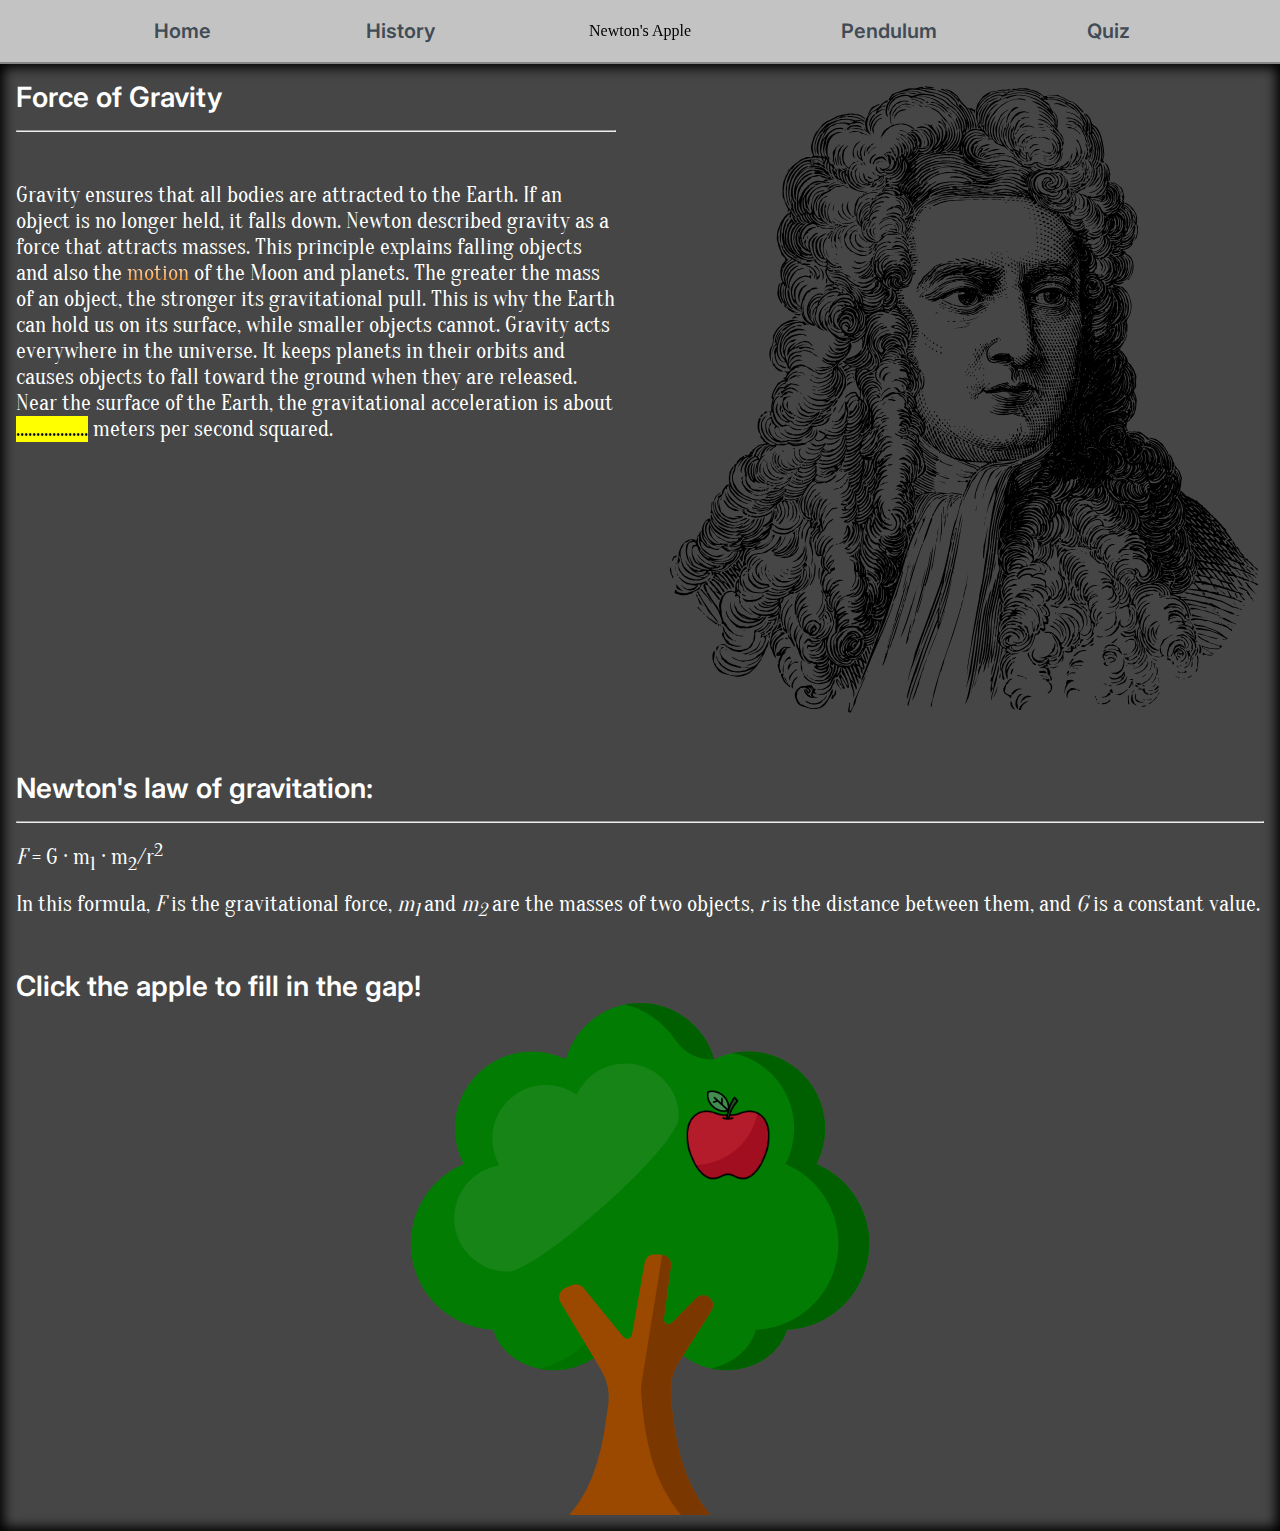
<file: Pages/gravity.html>
<!DOCTYPE html>
<html lang="en">
<head>
    <meta charset="UTF-8">
    <meta name="viewport" content="width=device-width, initial-scale=1.0">
    <link rel="stylesheet" href="../Styles/style.css">
    <script defer src="../Scripts/gravity.js" type="text/javascript"></script>
    <title>Newton's Apple – Gravity explained simply | Interactive physics</title>
    <meta name="description" content="Interactive website about Newton’s law of gravitation. Learn physics with explanations, formulas, images, and a quiz.">
    <meta name="keywords" content="Newton, gravity, gravitation, physics, Isaac Newton, force of gravity, pendulum, physics learning">
    <meta name="author" content="Newton's Apple">
</head>
<body>
    <nav id="nav-mobile">
        <div id="nav-mobile-links">
            <a href="../index.html">Home</a>
            <a href="./history.html">History</a>
            <a href="./pendulum.html">Pendulum</a>
            <a href="./quiz.html">Quiz</a>
        </div>
    </nav>

    <div class="grid-container">

        <header class="header">
            <div class="nav-box" id="nav-box-left">
                <a href="../index.html" class="highlight-text">Home</a>
                <a href="./history.html" class="highlight-text">History</a>
            </div>

            <div class="headline" id="gravity-page-headline">
                <div>
                    <div class="headline-highlight">Newton's Apple</div>
                </div>
            </div>

            <div class="nav-box" id="nav-box-right">
                <a href="./pendulum.html" class="highlight-text">Pendulum</a>
                <a href="./quiz.html" class="highlight-text">Quiz</a>
            </div>
        </header>

        <div class="burger-button-container">
            <button class="burger-button" type="button">&#9776;</button>
        </div>


        <section class="grid-item-main" id="gravity-page-main">
            
            <div class="gravity-text" id="gravity-text-1">
                <h2>Force of Gravity</h2>
                <hr>
                <br>
                <p>
                    Gravity ensures that all bodies are attracted to the Earth.
                    If an object is no longer held, it falls down.
                    Newton described gravity as a force that attracts masses. This principle explains falling objects and also the <a href="./pendulum.html" class="cross-page-ref">motion</a> of the Moon and planets.
                    The greater the mass of an object, the stronger its gravitational pull. This is why the Earth can hold us on its surface, while smaller objects cannot. Gravity acts everywhere in the universe. It keeps planets in their orbits and causes objects
                    to fall toward the ground when they are released.
                    Near the surface of the Earth, the gravitational acceleration is about <mark id="gravity-value">..................</mark> meters per second squared.
                </p>
            </div>

            <div id="picture-Newton">
                <img src="../Images/isaac-newton-physicist-portrait.svg" alt="Isaac Newton portrait engraving with curly wig">
            </div>

            <div class="gravity-formula" id="gravity-formula-1">
                <h2>Newton's law of gravitation:</h2>
                <hr>
                <p>
                    <em>F</em> =
                    G · m<sub>1</sub> · m<sub>2</sub>/r<sup>2</sup>
                </p>
                <p>
                    In this formula, <i>F</i> is the gravitational force, <em>m<sub>1</sub></em> and <em>m<sub>2</sub></em> are the masses of two objects, <em>r</em> is the distance between them, and <em>G</em> is a constant value.
                </p>
            </div>

            <div class="apple-tree" id="apple-tree1">
                <h2>Click the apple to fill in the gap!</h2>
                <div class="tree-wrapper">
                    <img src="../Images/green-tree-cartoon-icon.png" alt="green tree with brown trunk" class="tree">
                    <img src="../Images/red-apple-fruit-icon.png" alt="red apple with green leaf" class="apple" id="apple">
                </div>
            </div>

        </section>
    </div>
</body>
</html>
</file>
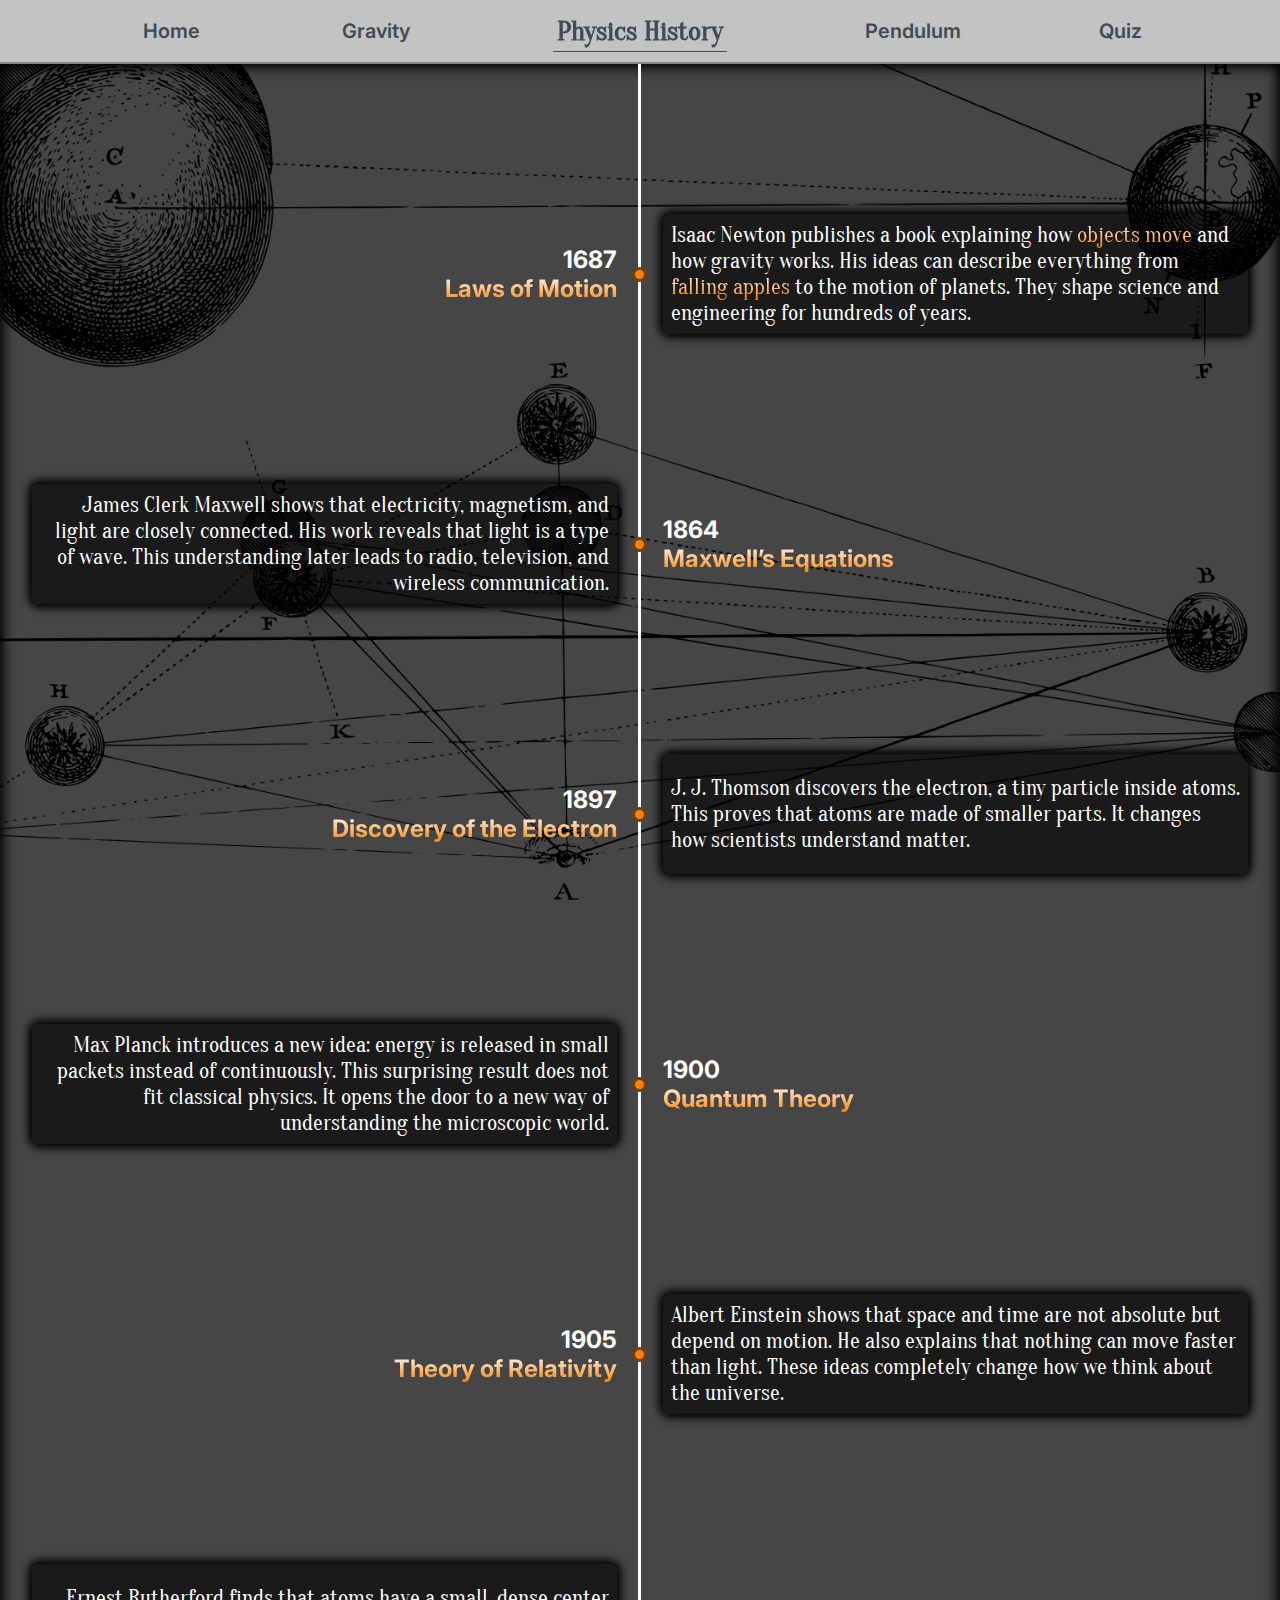
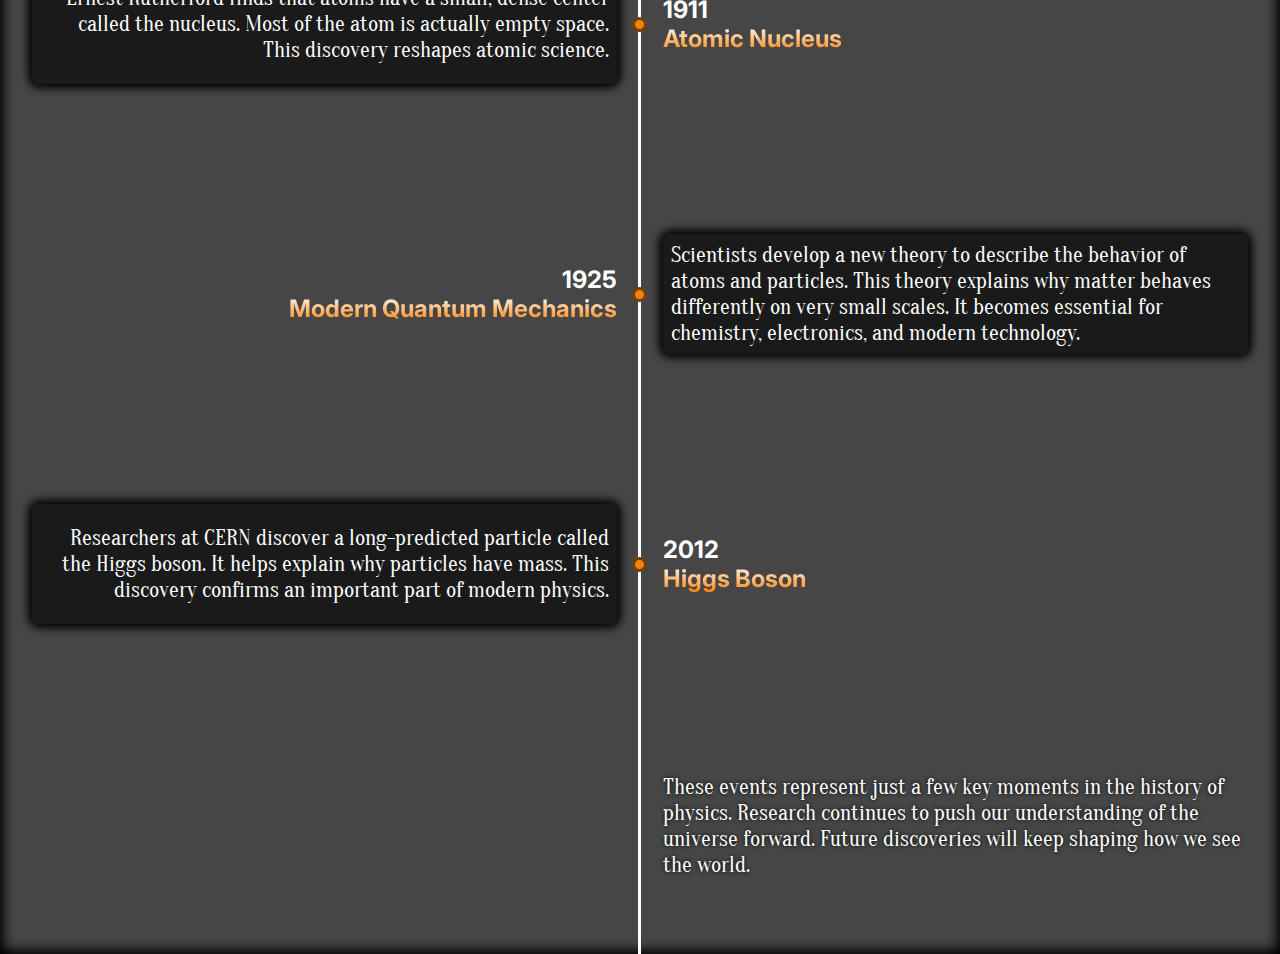
<file: Pages/history.html>
<!DOCTYPE html>
<html lang="de">
<head>
    <meta charset="UTF-8">
    <meta name="viewport" content="width=device-width, initial-scale=1.0">
    <link rel="stylesheet" href="../Styles/style.css">
    <script defer src="../Scripts/history.js" type="text/javascript"></script>
    <title>Physics History</title>
</head>
<body>
    <nav id="nav-mobile">
        <a href="../index.html">Home</a>
        <a href="./gravity.html">Gravity</a>
        <a href="./pendulum.html">Pendulum</a>
        <a href="./quiz.html">Quiz</a>
    </nav>

    <div class="grid-container">

        <header class="header">
            <nav class="nav-box" id="nav-box-left">
                <a href="../index.html" class="highlight-text">Home</a>
                <a href="./gravity.html" class="highlight-text">Gravity</a>
            </nav>

            <div class="headline" id="history-page-headline">
                <div>
                    <h1 class="headline-highlight">Physics History</h1>
                </div>
            </div>

            <nav class="nav-box" id="nav-box-right">
                <a href="./pendulum.html" class="highlight-text">Pendulum</a>
                <a href="./quiz.html" class="highlight-text">Quiz</a>
            </nav>
        </header>

        <div class="burger-button-container">
            <button class="burger-button" type="button">&#9776;</button>
        </div>

        <main class="grid-item-main" id="history-page-main">

            <div id="ruler"><div></div></div>

            <div class="ruler-dot" id="ruler-dot-1"><div></div></div>
            <div class="ruler-dot" id="ruler-dot-2"><div></div></div>
            <div class="ruler-dot" id="ruler-dot-3"><div></div></div>
            <div class="ruler-dot" id="ruler-dot-4"><div></div></div>
            <div class="ruler-dot" id="ruler-dot-5"><div></div></div>
            <div class="ruler-dot" id="ruler-dot-6"><div></div></div>
            <div class="ruler-dot" id="ruler-dot-7"><div></div></div>
            <div class="ruler-dot" id="ruler-dot-8"><div></div></div>

            <div class="timeline-item" id="timeline-item-1">
                <time datetime="1687" class="timeline-date">1687</time>
                <h3 class="timeline-date-title">Laws of Motion</h3>
            </div>
            <div class="timeline-item" id="timeline-item-2">
                <time datetime="1864" class="timeline-date">1864</time>
                <h3 class="timeline-date-title">Maxwell’s Equations</h3>
            </div>
            <div class="timeline-item" id="timeline-item-3">
                <time datetime="1897" class="timeline-date">1897</time>
                <h3 class="timeline-date-title">Discovery of the Electron</h3>
            </div>
            <div class="timeline-item" id="timeline-item-4">
                <time datetime="1900" class="timeline-date">1900</time>
                <h3 class="timeline-date-title">Quantum Theory</h3>
            </div>
            <div class="timeline-item" id="timeline-item-5">
                <time datetime="1905" class="timeline-date">1905</time>
                <h3 class="timeline-date-title">Theory of Relativity</h3>
            </div>
            <div class="timeline-item" id="timeline-item-6">
                <time datetime="1911" class="timeline-date">1911</time>
                <h3 class="timeline-date-title">Atomic Nucleus</h3>
            </div>
            <div class="timeline-item" id="timeline-item-7">
                <time datetime="1925" class="timeline-date">1925</time>
                <h3 class="timeline-date-title">Modern Quantum Mechanics</h3>
            </div>
            <div class="timeline-item" id="timeline-item-8">
                <time datetime="2012" class="timeline-date">2012</time>
                <h3 class="timeline-date-title">Higgs Boson</h3>
            </div>

            <article class="timeline-desc" id="timeline-desc-1">
                <p>
                    Isaac Newton publishes a book explaining how <a href="./pendulum.html" class="cross-page-ref">objects move</a> and how gravity works. 
                    His ideas can describe everything from <a href="./gravity.html" class="cross-page-ref">falling apples</a> to the motion of planets. 
                    They shape science and engineering for hundreds of years.
                </p>
            </article>

            <article class="timeline-desc" id="timeline-desc-2">
                <p>
                    James Clerk Maxwell shows that electricity, magnetism, and light are closely connected. 
                    His work reveals that light is a type of wave. 
                    This understanding later leads to radio, television, and wireless communication.
                </p>
            </article>

            <article class="timeline-desc" id="timeline-desc-3">
                <p>
                    J. J. Thomson discovers the electron, a tiny particle inside atoms. 
                    This proves that atoms are made of smaller parts. 
                    It changes how scientists understand matter.
                </p>
            </article>

            <article class="timeline-desc" id="timeline-desc-4">
                <p>
                    Max Planck introduces a new idea: energy is released in small packets instead of continuously. 
                    This surprising result does not fit classical physics. 
                    It opens the door to a new way of understanding the microscopic world.
                </p>
            </article>

            <article class="timeline-desc" id="timeline-desc-5">
                <p>
                    Albert Einstein shows that space and time are not absolute but depend on motion. 
                    He also explains that nothing can move faster than light. 
                    These ideas completely change how we think about the universe.
                </p>
            </article>

            <article class="timeline-desc" id="timeline-desc-6">
                <p>
                    Ernest Rutherford finds that atoms have a small, dense center called the nucleus. 
                    Most of the atom is actually empty space. 
                    This discovery reshapes atomic science.
                </p>
            </article>

            <article class="timeline-desc" id="timeline-desc-7">
                <p>
                    Scientists develop a new theory to describe the behavior of atoms and particles. 
                    This theory explains why matter behaves differently on very small scales. 
                    It becomes essential for chemistry, electronics, and modern technology.
                </p>
            </article>

            <article class="timeline-desc" id="timeline-desc-8">
                <p>
                    Researchers at CERN discover a long-predicted particle called the Higgs boson. 
                    It helps explain why particles have mass. 
                    This discovery confirms an important part of modern physics. 
                </p>
            </article>

            <p id="timeline-desc-9">
                These events represent just a few key moments in the history of physics. 
                Research continues to push our understanding of the universe forward. 
                Future discoveries will keep shaping how we see the world.  
            </p>

        </main>

    </div>
    
</body>
</html>
</file>
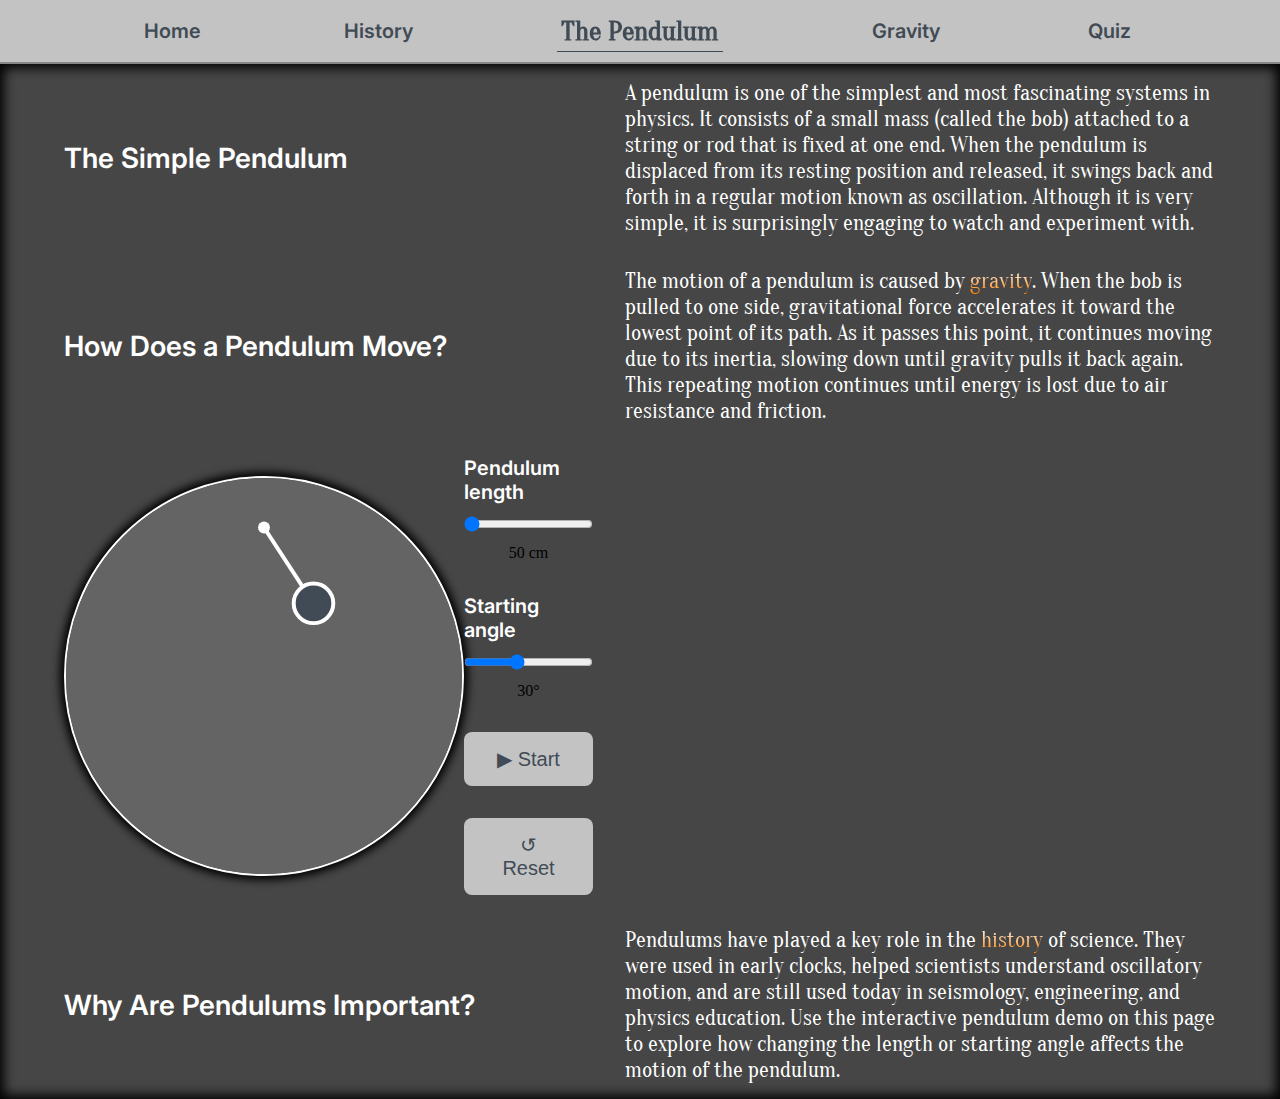
<file: Pages/pendulum.html>
<!DOCTYPE html>
<html>
<head>
    <meta charset="UTF-8">
    <meta name="viewport" content="width=device-width, initial-scale=1.0">
    <link rel="stylesheet" href="../Styles/style.css">
    <script defer src="../Scripts/pendulum.js"></script>
    <title>The Pendulum</title>
</head>
<body>
    <nav id="nav-mobile">
        <a href="../index.html">Home</a>
        <a href="./history.html">History</a>
        <a href="./gravity.html">Gravity</a>
        <a href="./quiz.html">Quiz</a>
    </nav>

    <div class="grid-container">

        <header class="header">
            <nav class="nav-box" id="nav-box-left">
                <a href="../index.html" class="highlight-text">Home</a>
                <a href="./history.html" class="highlight-text">History</a>
            </nav>

            <div class="headline" id="pendulum-page-headline">
                <div>
                    <h1 class="headline-highlight">The Pendulum</h1>
                </div>
            </div>

            <nav class="nav-box" id="nav-box-right">
                <a href="./gravity.html" class="highlight-text">Gravity</a>
                <a href="./quiz.html" class="highlight-text">Quiz</a>
            </nav>
        </header>

        <div class="burger-button-container">
            <button class="burger-button" type="button">&#9776;</button>
        </div>

        <main class="grid-item-main" id="pendulum-page-main">

            <section class="pendulum-text" id="pendulum-text-1">
                <h2 class="pendulum-text-title" id="pendulum-text-title-1">The Simple Pendulum</h2>
                <div class="pendulum-text-desc-ctn" id="pendulum-text-desc-1-ctn">
                    <p class="pendulum-text-desc" id="pendulum-text-desc-1">
                        A pendulum is one of the simplest and most fascinating systems in physics. 
                        It consists of a small mass (called the bob) attached to a string or rod that is fixed at one end. 
                        When the pendulum is displaced from its resting position and released, it swings back and forth in a regular motion known as oscillation.
                        Although it is very simple, it is surprisingly engaging to watch and experiment with.
                    </p>
                </div>
            </section>

            <section class="pendulum-text" id="pendulum-text-2">
                <h2 class="pendulum-text-title" id="pendulum-text-title-2">How Does a Pendulum Move?</h2>
                <div class="pendulum-text-desc-ctn" id="pendulum-text-desc-2-ctn">
                    <p class="pendulum-text-desc" id="pendulum-text-desc-2">
                        The motion of a pendulum is caused by <a href="./gravity.html" class="cross-page-ref">gravity</a>. 
                        When the bob is pulled to one side, gravitational force accelerates it toward the lowest point of its path. 
                        As it passes this point, it continues moving due to its inertia, slowing down until gravity pulls it back again. 
                        This repeating motion continues until energy is lost due to air resistance and friction.
                    </p>
                </div>
            </section>

            <section class="pendulum-text" id="pendulum-text-3">
                <h2 class="pendulum-text-title" id="pendulum-text-title-3">Why Are Pendulums Important?</h2>
                <div class="pendulum-text-desc-ctn" id="pendulum-text-desc-3-ctn">
                    <p class="pendulum-text-desc" id="pendulum-text-desc-3">
                        Pendulums have played a key role in the <a href="./history.html" class="cross-page-ref">history</a> of science. 
                        They were used in early clocks, helped scientists understand oscillatory motion, and are still used today in seismology, engineering, and physics education.
                        Use the interactive pendulum demo on this page to explore how changing the length or starting angle affects the motion of the pendulum.
                    </p>
                </div>
            </section>

            <section id="pendulum-wrapper">
                <div id="pendulum-test">
                    <div id="pendulum-container">
                        <svg id="pendulum-svg" viewBox="0 0 200 200">
                            <circle class="pivot" cx="100" cy="25" r="3"/>
                            
                            <line id="rod" class="pendulum-rod" x1="100" y1="25" x2="100" y2="165"/>

                            <circle id="weight" class="pendulum-weight" cx="100" cy="165" r="10"/>
                        </svg>
                    </div>
                </div>

                <div class="pendulum-controls">
                    <div class="pendulum-control-group">
                        <label class="pendulum-control-label" for="length">Pendulum length</label>
                        <input type="range" id="length" min="50" max="90" value="50" step="5">
                        <div class="value-display" id="length-display">50 cm</div>
                    </div>

                    <div class="pendulum-control-group">
                        <label class="pendulum-control-label" for="angle">Starting angle</label>
                        <input type="range" id="angle" min="10" max="60" value="30" step="5">
                        <div class="value-display" id="angle-display">30°</div>
                    </div>

                    <button class="pendulum-control-button" id="startBtn">▶ Start</button>
                    <button class="pendulum-control-button" id="resetBtn">↺ Reset</button>
                </div>
            </section>

        </main>

    </div>
</body>
</html>
</file>
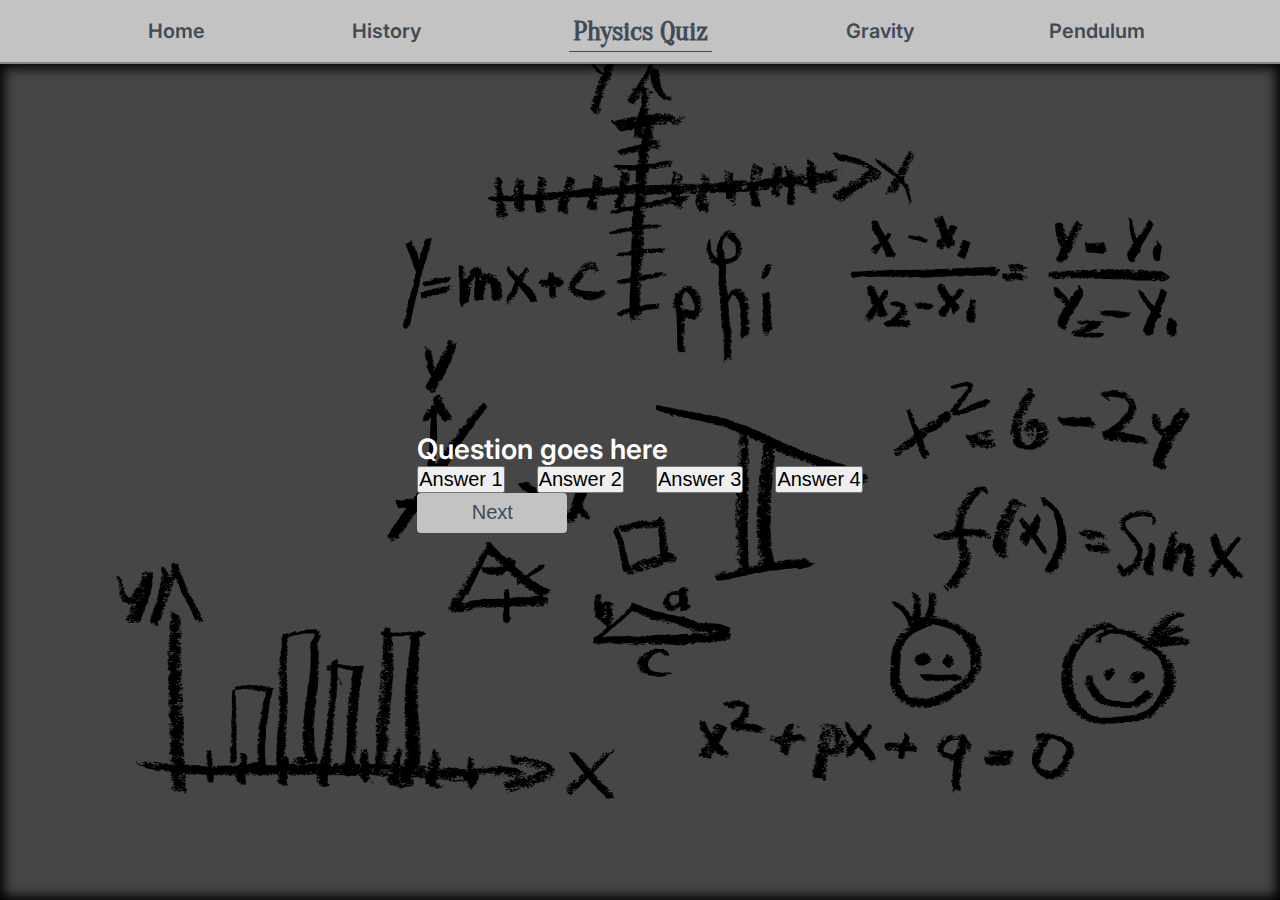
<file: Pages/quiz.html>
<!DOCTYPE html>
<html>
<head>
    <meta charset="UTF-8">
    <meta name="viewport" content="width=device-width, initial-scale=1.0">
    <link rel="stylesheet" href="../Styles/style.css">
    <script defer src="../Scripts/quiz.js"></script>
    <title>Test Your Knowledge</title>
    <meta name="description" content="Test your physics knowledge with an interactive quiz about the key history milestones of physics, gravity, pendulum. Perfect for students and beginners.">
    <meta name="keywords" content="physics quiz, Newton, gravity, gravitation, Isaac Newton, pendulum, science quiz, physics learning">
</head>
<body>
    <nav id="nav-mobile">
        <a href="../index.html">Home</a>
        <a href="./history.html">History</a>
        <a href="./gravity.html">Gravity</a>
        <a href="./pendulum.html">Pendulum</a>
    </nav>

    <div class="grid-container">

        <header class="header">
            <nav class="nav-box" id="nav-box-left">
                <a href="../index.html" class="highlight-text">Home</a>
                <a href="./history.html" class="highlight-text">History</a>
            </nav>

            <div class="headline" id="quiz-page-headline">
                <div>
                    <h1 class="headline-highlight">Physics Quiz</h1>
                </div>
            </div>

            <nav class="nav-box" id="nav-box-right">
                <a href="./gravity.html" class="highlight-text">Gravity</a>
                <a href="./pendulum.html" class="highlight-text">Pendulum</a>
            </nav>
        </header>

        <div class="burger-button-container">
            <button class="burger-button" type="button">&#9776;</button>
        </div>

        <main class="grid-item-main" id="quiz-page-main">

            <section class="quiz">
                <h2 id="question">Question goes here</h2>
                <div id="answer-buttons">
                    <button class="btn">Answer 1</button>
                    <button class="btn">Answer 2</button>
                    <button class="btn">Answer 3</button>
                    <button class="btn">Answer 4</button>
                </div>
                <button id="next-btn">Next</button>
            </section>
            
        </main>
        
    </div>
</body>
</html>
</file>
<file: Styles/style.css>
@import url('https://fonts.googleapis.com/css2?family=Instrument+Serif:ital@0;1&family=Oranienbaum&display=swap');
@import url('https://fonts.googleapis.com/css2?family=Instrument+Serif:ital@0;1&family=Inter:ital,opsz,wght@0,14..32,100..900;1,14..32,100..900&family=Oranienbaum&display=swap');

/* ======================
   1. Reset / Base
   ====================== */
* {
  margin: 0;
  padding: 0;
  box-sizing: border-box;
}

html {
	font-size: 100%;
}

h1 {
	font-family: 'Oranienbaum', system-ui;
	font-size: 1.75rem;
	font-weight: 600;
	color: rgb(65, 75, 85);
	border-bottom: 1px solid rgb(65, 75, 85);
	padding: 4px;
}

h2 {
	font-family: 'Inter', sans-serif;
	font-size: 1.5rem;
	font-weight: 600;
	color: rgb(255, 255, 255);
}

h3,
time {
	font-family: 'Inter', sans-serif;
	font-size: 1.3rem;
	font-weight: 700;
	color: rgb(255, 255, 255);
}

p {
	font-family: 'Oranienbaum', serif;
	font-size: 1.25rem;
	color: rgb(255, 255, 255);
}

a {text-decoration: none;}

label,
output {
	font-family: 'Inter', sans-serif;
	font-size: 1rem;
	font-weight: 600;
	color: rgb(255, 255, 255);
}

@media screen and (min-width: 1000px) {

	h2 {font-size: 1.75rem;}
	
	h3,
	time {font-size: 1.5rem;}

	p {font-size: 1.4rem;}

	label,
	output,
	button {font-size: 1.25rem;}
}



/* ======================
   Header and Nav
   ====================== */
header {display: contents;}

.nav-box {display: none;}

.headline {
	grid-area: 1/1/2/end;
	display: flex;
	justify-content: center;
	align-items: center;
	background-color: rgb(200, 200, 200);
	border-bottom: 2px solid rgb(130, 130, 130);
	position: sticky;
	top: 0;
	z-index: 5;
}

.burger-button-container {
	grid-area: 1/3/2/4;
	display: flex;
	justify-content: center;
	align-items: center;
	position: sticky;
	top: 0;
	z-index: 5;
}

.burger-button {
	background: transparent;
	border: none;
	color: rgb(65, 75, 85);
	cursor: pointer;
	font-size: 24px;
}

#nav-mobile {
	display: flex;
	flex-direction: column;
	align-items: center;
	justify-content: center;
	gap: 64px;
	height: 0%;
	width: 100%;
	position: fixed;
	z-index: 3;
	top: 32px;
	left: 0;
	background-color: rgb(200, 200, 200);
	overflow-y: hidden;
	transition: 0.5s;
}

#nav-mobile a {
	font-family: 'Inter', sans-serif;
	font-size: 1.75rem;
	font-weight: 700;
	text-decoration: none;
	color: rgb(65, 75, 85);
	transition: 0.3s;
}

#nav-mobile a:hover {color: rgb(255, 255, 255);}

@media screen and (min-width: 1000px) {

	.header {
		grid-area: 1/1/2/2;
		background: rgb(195, 195, 195);
		display: flex;
		align-items: center;
		z-index: 5;
		border-bottom: 2px solid rgb(133, 133, 133);
		position: sticky;
		top: 0;
  	}

	.headline {
		border-bottom: none;
		background: transparent;
	}

	.nav-box {
		flex: 1;
		display: flex;
		justify-content: space-evenly;
		align-items: center;
	}

	.nav-box a {
		font-family: 'Inter', sans-serif;
		font-size: 1.25rem;
		font-weight: 600;	
		text-decoration: none;
		color: rgb(65, 75, 85);
	}

	/* === BEGIN CC-BY-4.0 CODE ============================
	* Author: Angelos Chalaris
	* Source: https://github.com/Chalarangelo/30-seconds-of-code/blob/master/content/snippets/css/s/hover-underline-animation.md
	* License: CC BY 4.0 — https://creativecommons.org/licenses/by/4.0/
	* Changes: modified class names and colors
	* =================================================== */

	.highlight-text {position: relative;}

	.highlight-text::after {
		content: '';
		position: absolute;
		width: 100%;
		transform: scaleX(0);
		height: 2px;
		bottom: 0;
		left: 0;
		background-color: rgb(65, 75, 85);
		transition: transform 0.25s ease-out;
		transform-origin: bottom right;
	}

	.highlight-text:hover::after {
		transform: scaleX(1);
		transform-origin: bottom left;
	}

	/* === END CC-BY-4.0 CODE ============================== */

	.burger-button-container,
	.burger-button,
	#nav-mobile {display: none;}
}



/* ======================
   Main grid sections
   ====================== */
.grid-container {
	display: grid;
	grid-template-columns: 1fr 5fr 1fr;
	grid-template-rows: 64px 1fr;
	width: 100%;
	min-height: 100vh;
}

.grid-item-main {
	grid-area: 2/1/3/4;
	background-color: rgb(70, 70, 70);
	background-size: cover;
	background-position: center;
	background-attachment: fixed;
	background-blend-mode: color-burn;
	box-shadow: inset 0 0 12px 4px black; 
}

@media screen and (min-width: 1000px) {
	.grid-container {grid-template-columns: 1fr;}
}



/* ======================
   Home Page
   ====================== */
#home-page {
	display: grid;
	grid-template-columns: 1fr 5fr 1fr;
	grid-template-rows: 64px 1fr;
	width: 100vw;
	height: 100vh;
}

#gallery-container {
	grid-area: 2/1/5/4;
	background: rgb(0, 0, 0);
	overflow: hidden;
}

.gallery-item {
	position: relative;
	height: 100%;
	width: 100%;
	animation-name: fade;
	animation-duration: 3s;
}

@keyframes fade {
	from {opacity: .4}
	to {opacity: 1}
}

.gallery-item-img {
	object-fit: cover;
	width: 100%;
	height: 100%;
	background-color: rgb(150, 150, 150);
	box-shadow: inset 0 0 24px 8px #000000;
}

.gallery-page-link {
	position: absolute;
	top: 50%;
	left: 50%;
	transform: translate(-50%, -50%);
	text-align: center;
	color: white;
	font-size: 3rem;
	text-shadow: 0 0 1.25rem black, 0 0 1.25rem black, 0 0 1.25rem black, 0 0 1.25rem black;
}

.gallery-page-link:hover {
	text-decoration-line: underline;
	text-decoration-thickness: 3px;
	text-underline-offset: 7px;
}

@media screen and (min-width: 1000px) {
	#home-page {grid-template-columns: 1fr;}
	.gallery-page-link {font-size: 4rem;}
}



/* ======================
   History Page
   ====================== */
#history-page-main {
	display: grid;
	grid-template-columns: 48px 11fr;
	grid-template-rows: repeat(9, 1fr 0.5fr 1fr);
  	background-image: url(../Images/sun-earth-moon-geometry.png);
	padding-right: 32px;
	row-gap: 16px;
}

#ruler {
	display: flex;
	justify-content: center;
	grid-area: 1/1/28/2;
}

#ruler > div {
	background-color: rgb(255, 255, 255);
	width: 3px;
}

.ruler-dot {
	display: flex;
	justify-content: center;
	align-items: center;
}

.ruler-dot > div {
	width: 15px;
	height: 15px;
	border-radius: 50%;
	background: rgb(255, 128, 0);
	border: 3px solid rgb(106, 66, 21);
}

.timeline-item {
	display: flex;
	flex-direction: column;
	justify-content: center;
}

.timeline-date-title {
	background: -webkit-linear-gradient(rgb(255, 255, 255), rgb(255, 128, 0));
	-webkit-background-clip: text;
	background-clip: text;
	-webkit-text-fill-color: transparent;
}

.timeline-desc {
	display: flex;
	align-items: center;
	padding: 8px;
	background: rgba(0, 0, 0, 0.623);    
	box-shadow: 0 0 8px 4px rgb(0, 0, 0);
	border-radius: 8px; 
}

#ruler-dot-1 {grid-area: 2/1/3/2;}
#timeline-item-1 {grid-area: 2/2/3/3;}
#timeline-desc-1 {grid-area: 3/2/4/3;}

#ruler-dot-2 {grid-area: 5/1/6/2;}
#timeline-item-2 {grid-area: 5/2/6/3;}
#timeline-desc-2 {grid-area: 6/2/7/3;}

#ruler-dot-3 {grid-area: 8/1/9/2;}
#timeline-item-3 {grid-area: 8/2/9/3;}
#timeline-desc-3 {grid-area: 9/2/10/3;}

#ruler-dot-4 {grid-area: 11/1/12/2;}
#timeline-item-4 {grid-area: 11/2/12/3;}
#timeline-desc-4 {grid-area: 12/2/13/2;}

#ruler-dot-5 {grid-area: 14/1/15/2;}
#timeline-item-5 {grid-area: 14/2/15/3;}
#timeline-desc-5 {grid-area: 15/2/16/3;}

#ruler-dot-6 {grid-area: 17/1/18/2;}
#timeline-item-6 {grid-area: 17/2/18/3;}
#timeline-desc-6 {grid-area: 18/2/19/3;}

#ruler-dot-7 {grid-area: 20/1/21/2;}
#timeline-item-7 {grid-area: 20/2/21/3;}
#timeline-desc-7 {grid-area: 21/2/22/3;}

#ruler-dot-8 {grid-area: 23/1/24/2;}
#timeline-item-8 {grid-area: 23/2/24/3;}
#timeline-desc-8 {grid-area: 24/2/25/3;}

#timeline-desc-9 {
	grid-area: 26/2/27/3;
	text-shadow: 0 0 4px rgb(0, 0, 0);
}

@media screen and (min-width: 601px) {

	#history-page-main {
		grid-template-columns: 1fr 3fr 8fr;
		grid-template-rows: repeat(9, 2.5fr 2fr) 1.5fr;
		row-gap: 0;
		column-gap: 8px;
	}

	#ruler {grid-area: 1/1/end/2;}

	#ruler-dot-1 {grid-area: 2/1/3/2;}
	#timeline-item-1 {grid-area: 2/2/3/3;}
	#timeline-desc-1 {grid-area: 2/3/3/4;}	

	#ruler-dot-2 {grid-area: 4/1/5/2;}
	#timeline-item-2 {grid-area: 4/2/5/3;}
	#timeline-desc-2 {grid-area: 4/3/5/4;}

	#ruler-dot-3 {grid-area: 6/1/7/2;}
	#timeline-item-3 {grid-area: 6/2/7/3;}
	#timeline-desc-3 {grid-area: 6/3/7/4;}

	#ruler-dot-4 {grid-area: 8/1/9/2;}
	#timeline-item-4 {grid-area: 8/2/9/3;}
	#timeline-desc-4 {grid-area: 8/3/9/4;}

	#ruler-dot-5 {grid-area: 10/1/11/2;}
	#timeline-item-5 {grid-area: 10/2/11/3;}
	#timeline-desc-5 {grid-area: 10/3/11/4;}

	#ruler-dot-6 {grid-area: 12/1/13/2;}
	#timeline-item-6 {grid-area: 12/2/13/3;}
	#timeline-desc-6 {grid-area: 12/3/13/4;}

	#ruler-dot-7 {grid-area: 14/1/15/2;}
	#timeline-item-7 {grid-area: 14/2/15/3;}
	#timeline-desc-7 {grid-area: 14/3/15/4;}

	#ruler-dot-8 {grid-area: 16/1/17/2;}
	#timeline-item-8 {grid-area: 16/2/17/3;}
	#timeline-desc-8 {grid-area: 16/3/17/4;}

	#timeline-desc-9  {grid-area: 18/2/19/4;}
}

@media screen and (min-width: 1000px) {
	
  	#history-page-main {
		grid-template-columns: 20fr 1fr 20fr;
		grid-template-rows: repeat(9, 2.5fr 2fr) 1fr;
		padding: 0 32px;
	}

	#ruler {grid-area: 1/2/end/3;}

	#timeline-item-1,
	#timeline-item-3,
	#timeline-item-5,
	#timeline-item-7 {align-items: flex-end;}

	#timeline-desc-2,
	#timeline-desc-4,
	#timeline-desc-6,
	#timeline-desc-8 {text-align: right;}

	#timeline-item-1 {grid-area: 2/1/3/2;}
	#ruler-dot-1 {grid-area: 2/2/3/3;}
	#timeline-desc-1 {grid-area: 2/3/3/4;}

	#timeline-item-2 {grid-area: 4/3/5/4;}
	#ruler-dot-2 {grid-area: 4/2/5/3;}
	#timeline-desc-2 {grid-area: 4/1/5/2;}

	#timeline-item-3 {grid-area: 6/1/7/2;}
	#ruler-dot-3 {grid-area: 6/2/7/3;}
	#timeline-desc-3 {grid-area: 6/3/7/4;}

	#timeline-item-4 {grid-area: 8/3/9/4;}
	#ruler-dot-4 {grid-area: 8/2/9/3;}
	#timeline-desc-4 {grid-area: 8/1/9/2;}

	#timeline-item-5 {grid-area: 10/1/11/2;}
	#ruler-dot-5 {grid-area: 10/2/11/3;}
	#timeline-desc-5 {grid-area: 10/3/11/4;}

	#timeline-item-6 {grid-area: 12/3/13/4;}
	#ruler-dot-6 {grid-area: 12/2/13/3;}
	#timeline-desc-6 {grid-area: 12/1/13/2;}

	#timeline-item-7 {grid-area: 14/1/15/2;}
	#ruler-dot-7 {grid-area: 14/2/15/3;}
	#timeline-desc-7 {grid-area: 14/3/15/4;}
	
	#timeline-item-8 {grid-area: 16/3/17/4;}
	#ruler-dot-8 {grid-area: 16/2/17/3;}
	#timeline-desc-8 {grid-area: 16/1/17/2;}

	#timeline-desc-9  {grid-area: 18/3/19/4;}
}



/* ======================
   Gravity Page
   ====================== */
#gravity-page-main{  
    display: grid;
	grid-template-columns: auto;
	grid-template-rows: auto auto auto auto ;
    padding: 16px;
	gap: 48px;
}

#gravity-text-1,
#gravity-formula-1,
#apple-tree {
	display: flex;
	flex-direction: column;
	gap: 16px;
}

#gravity-text-1{grid-row: 2/3;}

#picture-Newton{grid-row: 1/2;}

#gravity-formula-1{grid-row: 3/4;}

#apple-tree1{grid-row: 4/5;}

.tree-wrapper{
	position: relative;
	display: flex;
	justify-content: center;
	width: min(80vw, 640px);
	margin: 0 auto;
	--ground: 80%;
}

.tree{
	width: 80%;
	height: auto;
	filter: brightness(0.8) contrast(1.1);
}

.apple{
	position: absolute;
	width: 14vw;
	max-width: 100px;
	min-width: 40px;
	top: 16%;
	left: 56%;
	cursor: pointer;
	filter: brightness(0.8) contrast(1.1);
}

.tree-wrapper .apple.fall{
    animation: appleDrop 1.1s ease-in forwards;
}

@keyframes appleDrop{
    to { top: var(--ground); }
}

@media screen and (min-width: 800px){

	#gravity-page-main{
		grid-template-columns: 1fr 1fr;
		grid-template-rows: auto auto auto;
	}

	#gravity-text-1{grid-area: 1/1/2/2;}

	#picture-Newton{grid-area: 1/2/2/3;}

	#gravity-formula-1{grid-area: 2/1/3/3;}

	#apple-tree1{grid-area: 3/1/4/3;}
}



/* ======================
   Pendulum Page
   ====================== */
#pendulum-page-main {
	display: grid;
	grid-template-columns: 1fr;
	gap: 48px;
	padding: 16px;
}

.cross-page-ref {
	text-decoration: none;
	background: -webkit-linear-gradient(rgb(255, 255, 255), rgb(255, 128, 0));
	background-clip: text;
	-webkit-text-fill-color: transparent;
}

.cross-page-ref:hover {
	text-decoration: underline;
	background: white;
	background-clip: text;
	-webkit-text-fill-color: white;
}

.pendulum-text,
#pendulum-demo,
.pendulum-controls,
.pendulum-control-group {
	display: flex;
	flex-direction: column;
}

.pendulum-text,
#pendulum-demo,
.pendulum-controls,
.pendulum-control-group {gap: 16px;}

#pendulum-text-1 {grid-area: 1/1/2/2;}

#pendulum-text-2 {grid-area: 2/1/3/2;}

#pendulum-text-3 {grid-area: 4/1/5/2;}

#pendulum-demo {grid-area: 3/1/4/2;}

#pendulum-container {
	margin: 0 auto;
	width: 200px;
	border: 2px solid white;
	border-radius: 50%;
	box-shadow: 0 0 8px 4px black;
}

input[type="range"] {
	height: 8px;
	cursor: pointer;
}

.value-display {text-align: center;}

.pendulum-control-button {
    padding: 15px 30px;
    border: none;
	border-radius: 8px;
    cursor: pointer;
    background: rgb(195, 195, 195);
    color: rgb(65, 75, 85);
    transition: background 0.3s;
}

.pendulum-control-button:hover {background: rgb(255, 255, 255);}

#pendulum-svg {
	background-color: rgb(100, 100, 100);
	border-radius: 50%;
}

.pendulum-rod {
    stroke: white;
    stroke-width: 2;
}

.pendulum-weight {
	fill: rgb(65, 75, 85);
    stroke: white;
    stroke-width: 2;
}

.pivot {fill: rgb(255, 255, 255);}

@media screen and (min-width: 700px) {

	#pendulum-page-main {
		grid-template-columns: 1fr 1fr;
		grid-auto-rows: auto;
		gap: 32px;
	}

	#pendulum-text-1 {grid-area: 1/1/2/2;}
	#pendulum-text-2 {grid-area: 1/2/2/3;}
	#pendulum-text-3 {grid-area: 3/1/4/3;}

	#pendulum-demo {display: contents;}

	#pendulum-container {
		grid-area: 2/1/3/2;
		width: 300px;
		height: 300px;
		display: flex;
		align-items: center;
	}

	#pendulum-wrapper {
		display: flex;
		align-items: center;
	}

	.pendulum-controls {
		grid-area: 2/2/3/3;
		width: 90%;
		margin: 0 auto;
		justify-content: center;
	}
}

@media  screen and (min-width: 1000px) {
	
	#pendulum-page-main {
		grid-template-columns: 1fr 1fr 1fr;
		padding: 16px 64px;
	}

	.pendulum-text {display: contents;}

	.pendulum-text-title,
	.pendulum-text-desc-ctn,
	#pendulum-demo,
	#pendulum-container {
		display: flex;
		flex-direction: row;
		align-items: center;
	}

	#pendulum-text-title-1 {grid-area: 1/1/2/2;}
	#pendulum-text-desc-1-ctn {grid-area: 1/2/2/4;}

	#pendulum-text-title-2 {grid-area: 2/1/3/2;}
	#pendulum-text-desc-2-ctn {grid-area: 2/2/3/4;}

	#pendulum-text-title-3 {grid-area: 4/1/5/2;}
	#pendulum-text-desc-3-ctn {grid-area: 4/2/5/4;}

	#pendulum-demo {
		grid-area: 3/1/4/4;
		justify-content: center;
		gap: 32px;
	}

	#pendulum-container {
		width: 400px;
		height: 400px;
	}

	.pendulum-controls {
		justify-content: center;
		width: 40%;
		gap: 32px; 
		margin: 0;
	}
}



/* ======================
   Quiz Page
   ====================== */
#quiz-page-main{
	background-image: url(../Images/math-formulas-sketch-handwritten.svg);
	padding: 16px;
	display: flex;
	justify-content: center;
	align-items: center;
}

.quiz-container {
	flex: 1;
	display: flex;
	flex-direction: column;
	align-items: center;
	gap: 16px;
}

#quiz-question {align-self: center;}

#answer-buttons {
	align-self: stretch;
	display: flex;
	flex-direction: column;
	gap: 16px;
}

.answer-btn {
	background: rgb(255, 255, 255);
	color: rgb(0, 0, 0);
	border: 1px solid rgb(0, 0, 0);
	padding: 12px;
	text-align: left;
	border-radius: 5px;
	cursor: pointer;
	transition: all 0.3s;
}

.answer-btn:hover:not([disabled]){
	background: rgb(0, 0, 0);
	color: rgb(255, 255, 255);
}

.answer-btn:disabled{
  	cursor: no-drop;
}

#next-btn{
	display: flex;
	align-items: center;
	justify-content: center;
	background: rgb(195, 195, 195);
	color: rgb(65, 75, 85);
	width: 150px;
	height: 40px;
	border: none;
	padding: 12px;
	border-radius: 4px;
	cursor: pointer;
	transition: background 0.3s;
}

#next-btn:hover {background-color: rgb(255, 255, 255);}

.correct{background: rgb(160, 240, 160);}

.incorrect{background: rgb(240, 130, 130);}

@media screen and (min-width: 650px) {

	.quiz-container  {
		width: 100%;
		justify-content: center;  
		align-items: center;
		gap: 32px;
	}
	
	#answer-buttons {
		flex-direction: row;
		flex-wrap: wrap;
		align-items: center;
		justify-content: center;
		gap: 32px;
		width: 100%;
	}

	.answer-btn {
		padding: 16px;
		width: 40%;
		text-align: center;
	}
}
</file>
